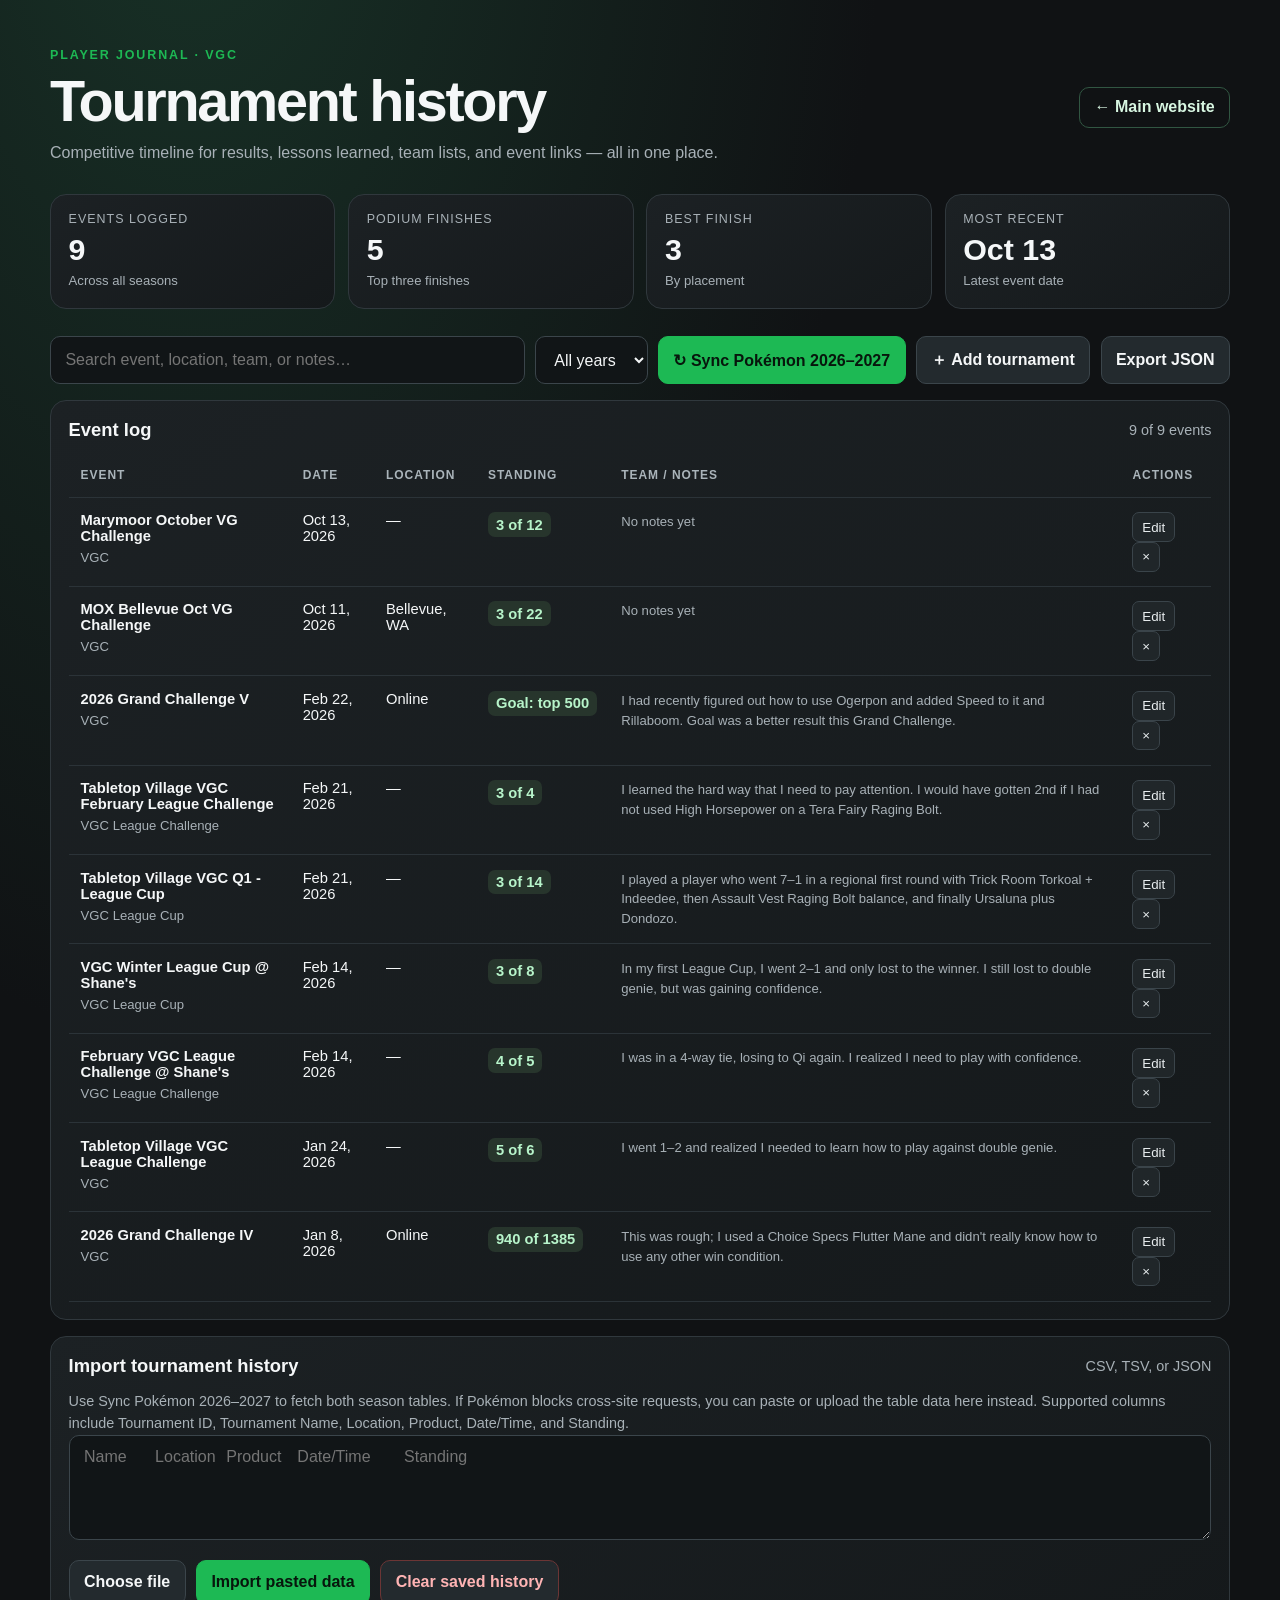
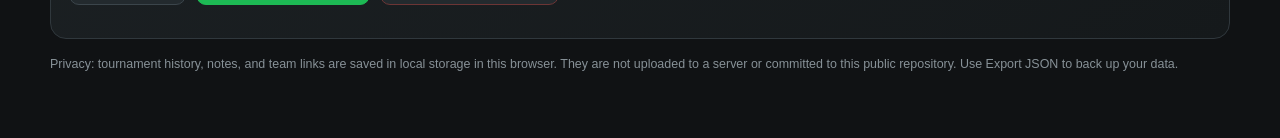
<file: tournaments.html>
<!doctype html>
<html lang="en">
<head>
<meta charset="utf-8"><meta name="viewport" content="width=device-width,initial-scale=1"><meta name="theme-color" content="#101214">
<title>VGC Tournament Journal | Evan Waite</title><link rel="stylesheet" href="styles.css">
<style>
:root{--bg:#101214;--panel:#191d20;--line:#30383d;--muted:#a8b1b7;--green:#1db954}
body{background:radial-gradient(ellipse at 15% -10%,#183227 0,transparent 45%),var(--bg);color:#f5f7f8}
.dashboard{max-width:1180px;margin:0 auto}.topline{display:flex;gap:1rem;align-items:center;justify-content:space-between;flex-wrap:wrap;margin-bottom:1rem}.eyebrow{color:var(--green);text-transform:uppercase;letter-spacing:.15em;font-size:.78rem;font-weight:800}.hero h1{font-size:clamp(2rem,5vw,3.6rem);line-height:1.05;letter-spacing:-.04em;margin:.55rem 0}.hero p{color:var(--muted);max-width:700px;line-height:1.65}.back{color:#d8f7e2;text-decoration:none;border:1px solid #315642;padding:.65rem .9rem;border-radius:10px;font-weight:700}
.stats{display:grid;grid-template-columns:repeat(4,minmax(0,1fr));gap:.8rem;margin:1.7rem 0}.stat,.panel{background:linear-gradient(145deg,#1c2124,#15191b);border:1px solid var(--line);border-radius:16px}.stat{padding:1.1rem}.label{color:var(--muted);font-size:.78rem;text-transform:uppercase;letter-spacing:.08em}.value{font-size:1.9rem;font-weight:850;margin-top:.35rem}.sub{font-size:.82rem;color:var(--muted);margin-top:.25rem;line-height:1.5}
.toolbar{display:flex;gap:.65rem;flex-wrap:wrap;margin:1rem 0}.field,.btn{font:inherit;border-radius:10px;border:1px solid #3b454b;padding:.78rem .9rem;background:#111517;color:#f5f7f8}.field{min-width:0}.search{flex:1;min-width:210px}.btn{cursor:pointer;font-weight:750;background:#232a2e}.btn.primary{background:var(--green);border-color:var(--green);color:#07160c}.btn.danger{border-color:#6c3535;color:#ffb4b4}.panel{padding:1.1rem;margin:1rem 0}.section-head{display:flex;align-items:center;justify-content:space-between;gap:1rem;flex-wrap:wrap;margin-bottom:.8rem}.section-head h2{font-size:1.15rem}.muted{color:var(--muted);font-size:.9rem;line-height:1.55}
.table-wrap{overflow:auto}table{border-collapse:collapse;width:100%;min-width:760px}th,td{text-align:left;padding:.9rem .75rem;border-bottom:1px solid #2b3338;vertical-align:top}th{font-size:.75rem;text-transform:uppercase;letter-spacing:.08em;color:#aab4ba;font-weight:800}td{font-size:.92rem}tbody tr:hover{background:#ffffff06}.rank{display:inline-block;padding:.28rem .5rem;border-radius:7px;background:#27352c;color:#b7f4ca;font-weight:800;white-space:nowrap}a{color:#91e9ac}.mini{background:#202629;color:#e8edef;border:1px solid #3a444a;border-radius:7px;padding:.4rem .55rem;cursor:pointer}.empty{padding:2rem;text-align:center;color:var(--muted)}.form-grid{display:grid;grid-template-columns:repeat(2,minmax(0,1fr));gap:.8rem}.form-grid label{display:grid;gap:.4rem;color:#cbd2d6;font-size:.82rem;font-weight:700}.form-grid .wide{grid-column:1/-1}.form-grid textarea{min-height:85px;resize:vertical}.form-actions{display:flex;gap:.6rem;flex-wrap:wrap;margin-top:1rem}.import-area{width:100%;min-height:105px;resize:vertical}.footnote{color:#879197;font-size:.78rem;line-height:1.5;margin:1rem 0}
@media(max-width:700px){.stats{grid-template-columns:repeat(2,minmax(0,1fr))}.value{font-size:1.55rem}.panel{padding:.85rem}.form-grid{grid-template-columns:1fr}.form-grid .wide{grid-column:auto}.hero h1{font-size:2.3rem}}
</style></head>
<body><main class="main-content"><div class="dashboard">
<div class="topline"><div class="hero"><div class="eyebrow">Player journal · VGC</div><h1>Tournament history</h1><p>Competitive timeline for results, lessons learned, team lists, and event links — all in one place.</p></div><a class="back" href="index.html">← Main website</a></div>
<div class="stats">
<div class="stat"><div class="label">Events logged</div><div id="count" class="value">—</div><div class="sub">Across all seasons</div></div>
<div class="stat"><div class="label">Podium finishes</div><div id="podium" class="value">—</div><div class="sub">Top three finishes</div></div>
<div class="stat"><div class="label">Best finish</div><div id="best" class="value">—</div><div class="sub">By placement</div></div>
<div class="stat"><div class="label">Most recent</div><div id="recent" class="value">—</div><div class="sub">Latest event date</div></div>
</div>
<div class="toolbar"><input id="search" class="field search" placeholder="Search event, location, team, or notes…" aria-label="Search tournaments"><select id="year" class="field" aria-label="Filter by year"><option value="all">All years</option></select><button id="sync" class="btn primary">↻ Sync Pokémon 2026–2027</button><button id="add" class="btn">＋ Add tournament</button><button id="export" class="btn">Export JSON</button></div>
<section class="panel"><div class="section-head"><h2>Event log</h2><span id="shown" class="muted"></span></div><div class="table-wrap"><table><thead><tr><th>Event</th><th>Date</th><th>Location</th><th>Standing</th><th>Team / notes</th><th>Actions</th></tr></thead><tbody id="rows"></tbody></table></div><div id="empty" class="empty" hidden>No tournaments match this filter. Add an event or change your search.</div></section>
<section class="panel" id="editor" hidden><div class="section-head"><h2 id="form-title">Add tournament</h2><span class="muted">Edit results, team links, and lessons learned.</span></div><form id="event-form"><input id="id" type="hidden"><div class="form-grid">
<label>Event name *<input class="field" id="name" required maxlength="160" placeholder="Local VGC League Challenge"></label>
<label>Date *<input class="field" id="date" type="date" required></label>
<label>Location<input class="field" id="location" maxlength="120" placeholder="City, state"></label>
<label>Standing<input class="field" id="standing" maxlength="40" placeholder="3 of 22"></label>
<label>Format / product<input class="field" id="product" maxlength="80" placeholder="VGC / regulation"></label>
<label>Team paste or report URL<input class="field" id="teamUrl" type="url" placeholder="https://pokepast.es/…"></label>
<label class="wide">Notes / lessons learned<textarea class="field" id="notes" maxlength="2500" placeholder="What worked? What would you change next time?"></textarea></label>
</div><div class="form-actions"><button class="btn primary" type="submit">Save event</button><button class="btn" id="cancel" type="button">Cancel</button></div></form></section>
<section class="panel"><div class="section-head"><h2>Import tournament history</h2><span class="muted">CSV, TSV, or JSON</span></div><p class="muted">Use Sync Pokémon 2026–2027 to fetch both season tables. If Pokémon blocks cross-site requests, you can paste or upload the table data here instead. Supported columns include Tournament ID, Tournament Name, Location, Product, Date/Time, and Standing.</p><textarea id="paste" class="field import-area" placeholder="Name&#9;Location&#9;Product&#9;Date/Time&#9;Standing"></textarea><div class="toolbar"><label class="btn" for="file">Choose file</label><input id="file" type="file" accept=".csv,.tsv,.txt,.json,application/json,text/csv,text/tab-separated-values" hidden><button id="import" class="btn primary">Import pasted data</button><button id="clear" class="btn danger">Clear saved history</button></div><p id="status" class="muted" role="status"></p></section>
<p class="footnote">Privacy: tournament history, notes, and team links are saved in local storage in this browser. They are not uploaded to a server or committed to this public repository. Use Export JSON to back up your data.</p>
</div></main><script src="tournaments.js"></script></body></html>
</file>
<file: styles.css>
* {
    margin: 0;
    padding: 0;
    box-sizing: border-box;
}

body {
    font-family: -apple-system, BlinkMacSystemFont, 'Segoe UI', 'Roboto', 'Oxygen',
        'Ubuntu', 'Cantarell', 'Fira Sans', 'Droid Sans', 'Helvetica Neue',
        sans-serif;
    -webkit-font-smoothing: antialiased;
    -moz-osx-font-smoothing: grayscale;
    background: #121212;
    min-height: 100vh;
}

.app {
    min-height: 100vh;
    display: flex;
    flex-direction: column;
}

/* Navigation Bar */
.navbar {
    background: #000000;
    backdrop-filter: blur(10px);
    box-shadow: 0 2px 10px rgba(0, 0, 0, 0.5);
    position: sticky;
    top: 0;
    z-index: 100;
    border-bottom: 1px solid #282828;
}

.nav-container {
    max-width: 1200px;
    margin: 0 auto;
    padding: 1rem 2rem;
    display: flex;
    justify-content: space-between;
    align-items: center;
}

.logo {
    font-size: 1.5rem;
    font-weight: 700;
    color: #1DB954;
    letter-spacing: -0.5px;
}

.nav-tabs {
    display: flex;
    gap: 0.5rem;
}

.nav-tab {
    padding: 0.75rem 1.5rem;
    border: none;
    background: transparent;
    color: #b3b3b3;
    font-size: 1rem;
    font-weight: 600;
    cursor: pointer;
    border-radius: 8px;
    transition: all 0.3s ease;
    position: relative;
}

.nav-tab:hover {
    background: #1a1a1a;
    color: #ffffff;
}

.nav-tab.active {
    background: #1DB954;
    color: #000000;
    box-shadow: 0 4px 15px rgba(29, 185, 84, 0.3);
}

/* Main Content */
.main-content {
    flex: 1;
    padding: 3rem 2rem;
}

.page-content {
    max-width: 1200px;
    margin: 0 auto;
}

.content-wrapper {
    animation: fadeIn 0.5s ease;
}

@keyframes fadeIn {
    from {
        opacity: 0;
        transform: translateY(20px);
    }

    to {
        opacity: 1;
        transform: translateY(0);
    }
}

.page-title {
    font-size: 3rem;
    font-weight: 700;
    color: #ffffff;
    margin-bottom: 2rem;
    letter-spacing: -1px;
}

.card {
    background: #181818;
    border-radius: 12px;
    padding: 3rem;
    box-shadow: 0 8px 24px rgba(0, 0, 0, 0.5);
    transition: transform 0.3s ease, box-shadow 0.3s ease;
    border: 1px solid #282828;
}

.card:hover {
    transform: translateY(-5px);
    box-shadow: 0 12px 32px rgba(0, 0, 0, 0.7);
    border-color: #1DB954;
}

.intro-text {
    font-size: 1.25rem;
    color: #1DB954;
    font-weight: 500;
    margin-bottom: 2rem;
    line-height: 1.6;
}

.info-section {
    margin-bottom: 2rem;
}

.info-section:last-child {
    margin-bottom: 0;
}

.info-section h2 {
    font-size: 1.75rem;
    color: #ffffff;
    margin-bottom: 1rem;
    font-weight: 600;
}

.info-section h3 {
    font-size: 1.5rem;
    color: #ffffff;
    margin-bottom: 0.75rem;
    font-weight: 600;
}

.info-section p {
    color: #b3b3b3;
    line-height: 1.8;
    font-size: 1.1rem;
}

.skills-list,
.features-list {
    list-style: none;
    display: grid;
    grid-template-columns: repeat(auto-fit, minmax(200px, 1fr));
    gap: 1rem;
    margin-top: 1rem;
}

.skills-list li,
.features-list li {
    background: #282828;
    color: #ffffff;
    padding: 1rem 1.5rem;
    border-radius: 8px;
    font-weight: 500;
    box-shadow: 0 4px 12px rgba(0, 0, 0, 0.4);
    transition: all 0.3s ease;
    border: 1px solid #282828;
}

.skills-list li:hover,
.features-list li:hover {
    transform: translateX(5px);
    background: #1DB954;
    color: #000000;
    border-color: #1DB954;
}

.project-header {
    display: flex;
    justify-content: space-between;
    align-items: center;
    margin-bottom: 2rem;
    flex-wrap: wrap;
    gap: 1rem;
}

.project-header h2 {
    font-size: 2rem;
    color: #ffffff;
    font-weight: 700;
}

.status-badge {
    background: #1DB954;
    color: #000000;
    padding: 0.5rem 1.25rem;
    border-radius: 20px;
    font-size: 0.9rem;
    font-weight: 700;
    box-shadow: 0 4px 15px rgba(29, 185, 84, 0.3);
}

/* Responsive Design */
@media (max-width: 768px) {
    .nav-container {
        flex-direction: column;
        gap: 1rem;
        padding: 1rem;
    }

    .nav-tabs {
        width: 100%;
        justify-content: center;
    }

    .nav-tab {
        padding: 0.75rem 1rem;
        font-size: 0.9rem;
    }

    .page-title {
        font-size: 2rem;
    }

    .card {
        padding: 2rem;
    }

    .skills-list,
    .features-list {
        grid-template-columns: 1fr;
    }

    .main-content {
        padding: 2rem 1rem;
    }
}

@media (max-width: 480px) {
    .logo {
        font-size: 1.25rem;
    }

    .page-title {
        font-size: 1.75rem;
    }

    .card {
        padding: 1.5rem;
    }

    .intro-text {
        font-size: 1.1rem;
    }

    .info-section h2 {
        font-size: 1.5rem;
    }

    .info-section h3 {
        font-size: 1.25rem;
    }
}

/* Card styling */
.resume-card {
    background-color: #1e1e1e;
    /* Dark card background */
    color: #ffffff;
    /* White text */
    padding: 20px;
    border-radius: 8px;
    margin-top: 10px;
}

/* Header styling */
.resume-title {
    color: #ffffff;
    /* White header */
    margin-bottom: 10px;
}

/* Paragraph text inside card */
.resume-text {
    color: #ffffff;
    /* White text */
    font-size: 16px;
    margin-bottom: 15px;
}

/* Download button */
.download-button {
    display: inline-block;
    padding: 10px 20px;
    background-color: #1db954;
    /* Spotify green or your brand color */
    color: white;
    text-decoration: none;
    border-radius: 6px;
    font-weight: bold;
    transition: background 0.2s;
}

.download-button:hover {
    background-color: #17a44c;
}

.dish-images {
    display: flex;
    flex-wrap: wrap;
    gap: 15px;
    margin-top: 10px;
}

img.img-dish {
    width: 150px;
    height: 150px;
    border-radius: 8px;
    object-fit: cover;
}

.random-cell {
    background-color: #1e1e1e;
    color: #ffffff;
    padding: 20px;
    margin: 15px 0;
    border-radius: 8px;
}

.book-list {
    list-style-type: disc;
    padding-left: 20px;
}

.pokemon-images {
    display: flex;
    flex-wrap: wrap;
    gap: 15px;
}

.img-pokemon {
    width: 150px;
    height: 150px;
    object-fit: contain;
    /* ensures the image fits nicely */
    border-radius: 12px;
    /* optional: rounded corners */
    transition: transform 0.2s ease;
}

.img-pokemon:hover {
    transform: scale(1.05);
    /* subtle hover effect */
}

.img-item {
    position: absolute;
    right: 0;
    bottom: 0;
    width: 40px;
    height: 40px;
}

/* Tournament list styles */
.tournament-list {
    display: grid;
    gap: 1rem;
    margin-top: 1rem;
}

.tournament-item {
    background: #262626;
    border: 1px solid #333333;
    padding: 1rem;
    border-radius: 8px;
}

.tournament-header {
    display: flex;
    justify-content: space-between;
    align-items: center;
    margin-bottom: 0.5rem;
}

.tournament-title {
    font-weight: 700;
    color: #ffffff;
}

.tournament-date {
    color: #b3b3b3;
    font-weight: 600;
    margin-left: 0.4rem;
}

.tournament-forms {
    display: grid;
    gap: 0.5rem;
}

.tournament-label {
    display: block;
    color: #d1d1d1;
    font-size: 0.95rem;
}

.tournament-input {
    width: 100%;
    padding: 0.5rem 0.6rem;
    margin-top: 0.35rem;
    border-radius: 6px;
    border: 1px solid #3a3a3a;
    background: #1a1a1a;
    color: #ffffff;
}

.tournament-textarea {
    width: 100%;
    min-height: 60px;
    padding: 0.5rem 0.6rem;
    margin-top: 0.35rem;
    border-radius: 6px;
    border: 1px solid #3a3a3a;
    background: #1a1a1a;
    color: #ffffff;
    resize: vertical;
}

/* Placeholder (non-editable) styling for placement/notes */
.tournament-placeholder {
    width: 100%;
    min-height: 34px;
    margin-top: 0.35rem;
    border-radius: 6px;
    border: 1px dashed #3a3a3a;
    background: #151515;
}

.tournament-placement {
    max-width: 220px;
    height: 36px;
}

.tournament-notes {
    min-height: 56px;
}
</file>
